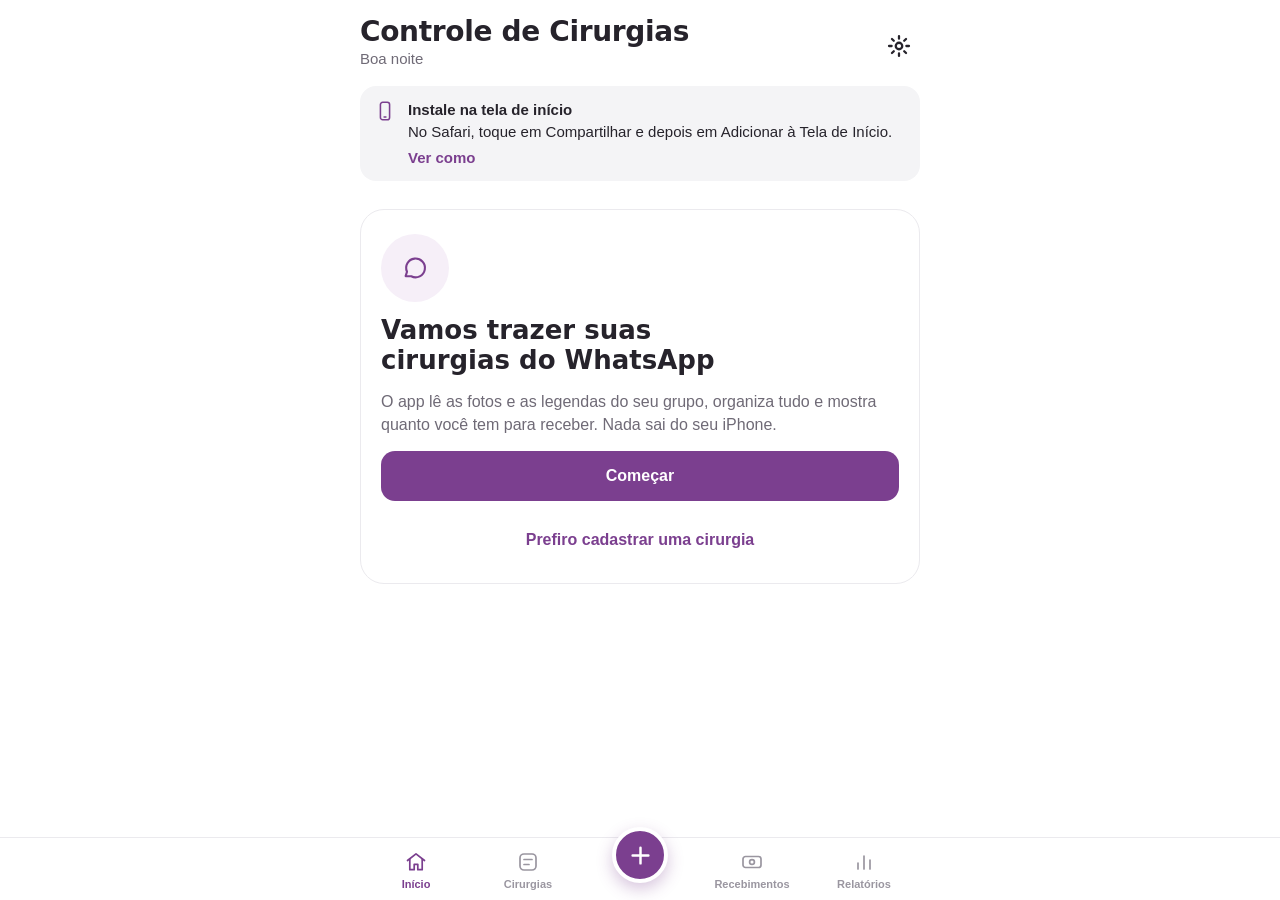
<file: index.html>
<!doctype html>
<html lang="pt-BR">
<head>
<meta charset="utf-8">
<!-- Regra de segurança: o app só carrega o que vem do próprio endereço e não se conecta a nenhum outro site.
     Fotos aparecem por blob: (guardadas no aparelho) e ícones por data:. Estilos na própria página são permitidos;
     eles não conseguem buscar nada fora daqui, porque imagens e fontes também ficam presas ao próprio endereço. -->
<meta http-equiv="Content-Security-Policy" content="default-src 'self'; script-src 'self'; style-src 'self' 'unsafe-inline'; img-src 'self' blob: data:; font-src 'self'; connect-src 'self'; media-src 'self' blob:; worker-src 'self'; manifest-src 'self'; frame-src 'none'; object-src 'none'; base-uri 'none'; form-action 'self'">
<meta name="viewport" content="width=device-width, initial-scale=1, viewport-fit=cover">
<title>Controle de Cirurgias</title>
<meta name="description" content="Registro pessoal de cirurgias e valores a receber. Os dados ficam só neste aparelho.">
<meta name="apple-mobile-web-app-capable" content="yes">
<meta name="mobile-web-app-capable" content="yes">
<meta name="apple-mobile-web-app-status-bar-style" content="default">
<meta name="apple-mobile-web-app-title" content="Cirurgias">
<meta name="format-detection" content="telephone=no">
<meta name="color-scheme" content="light">
<meta name="theme-color" content="#ffffff">
<link rel="manifest" href="manifest.webmanifest">
<link rel="apple-touch-icon" href="icon-180.png">
<link rel="icon" type="image/png" href="icon-192.png">
<link rel="stylesheet" href="style.css">
</head>
<body>
<header class="topbar">
  <div class="topbar-in">
    <h1 id="title">Controle de Cirurgias</h1>
    <div id="top-actions" class="row"></div>
  </div>
</header>
<main id="main" class="main"></main>
<nav class="tabbar" id="tabbar" aria-label="Seções"></nav>
<div id="sheets"></div>
<div id="toast" class="toast" role="status" aria-live="polite" hidden></div>
<input type="file" id="file-in" hidden accept=".zip,.txt,.xlsx,.json,application/zip,text/plain,application/json,application/vnd.openxmlformats-officedocument.spreadsheetml.sheet">
<input type="file" id="photo-in" hidden accept="image/*" multiple>
<!-- APP_MODE: sem nada aqui, o app roda normal; a prévia do Claude define 'preview' (cirurgias de exemplo, nada salvo). -->
<script src="core.js"></script>
<script src="ui.js"></script>
</body>
</html>
</file>
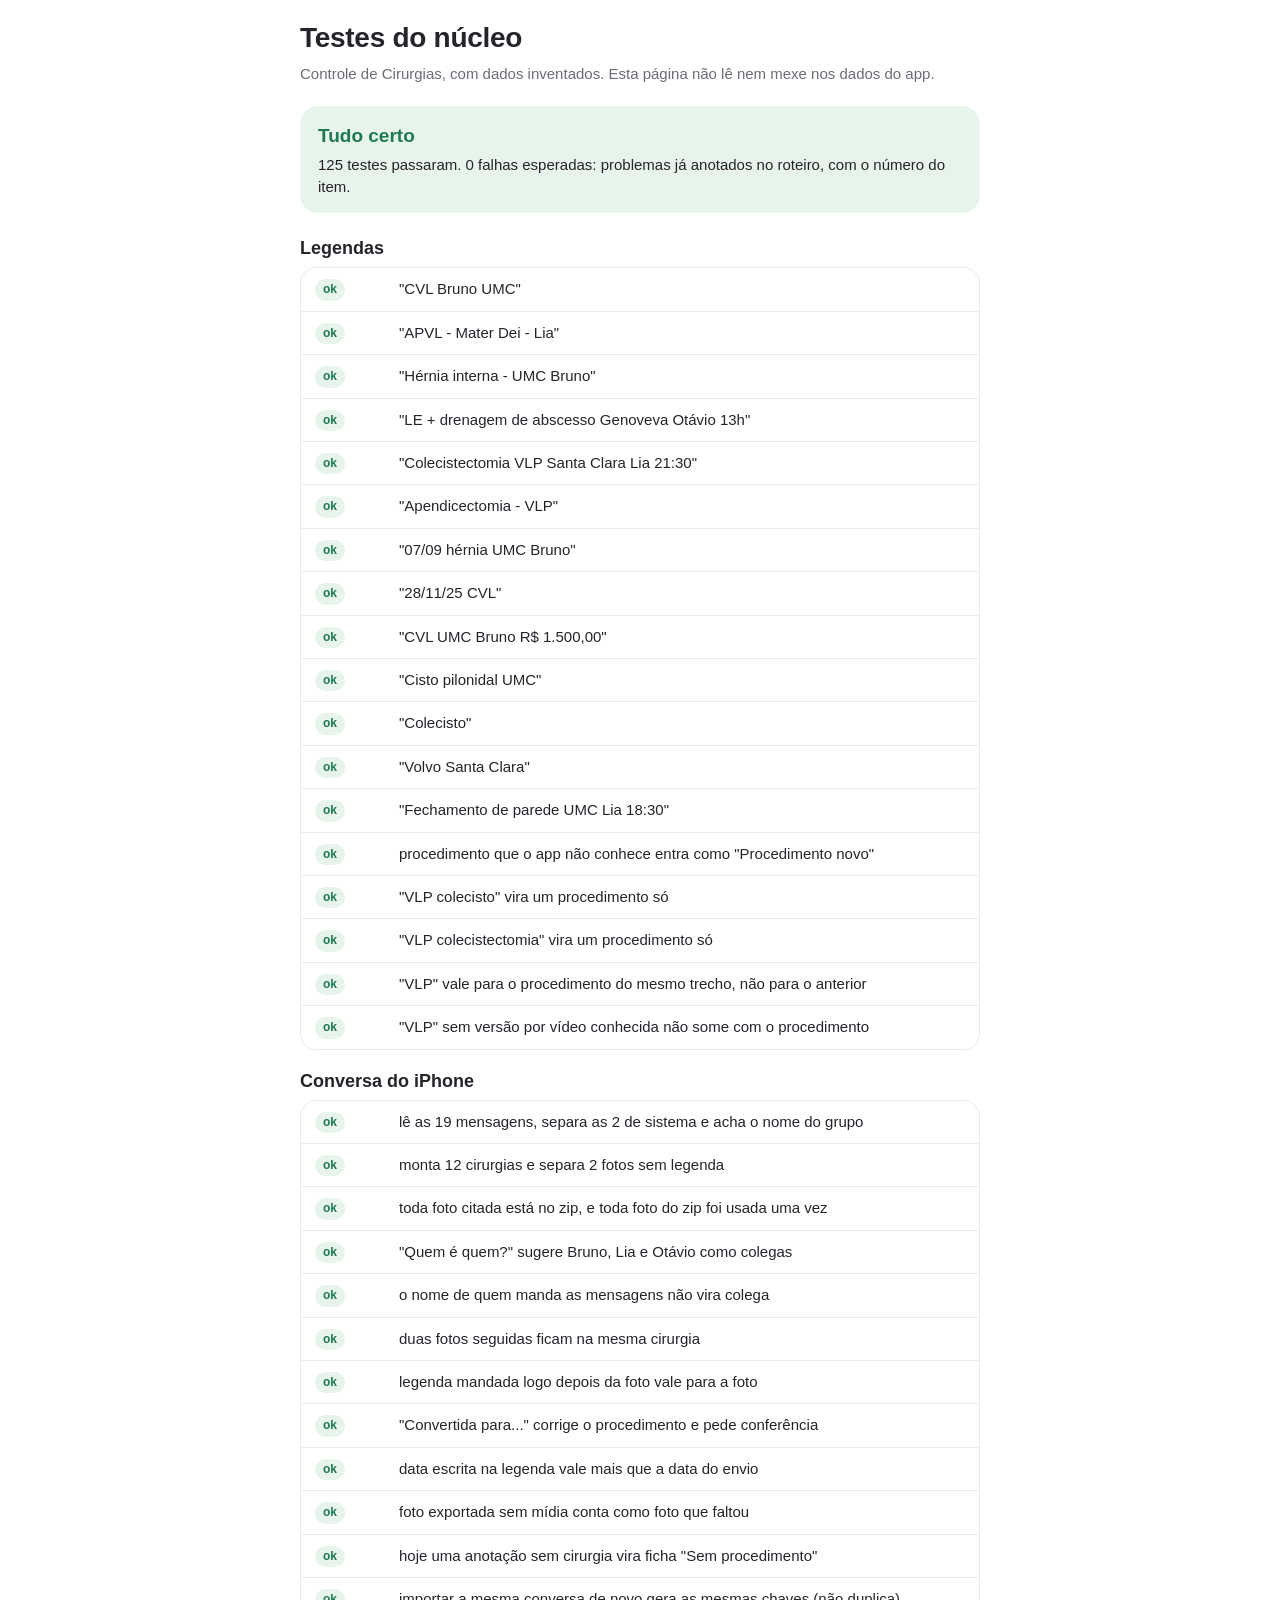
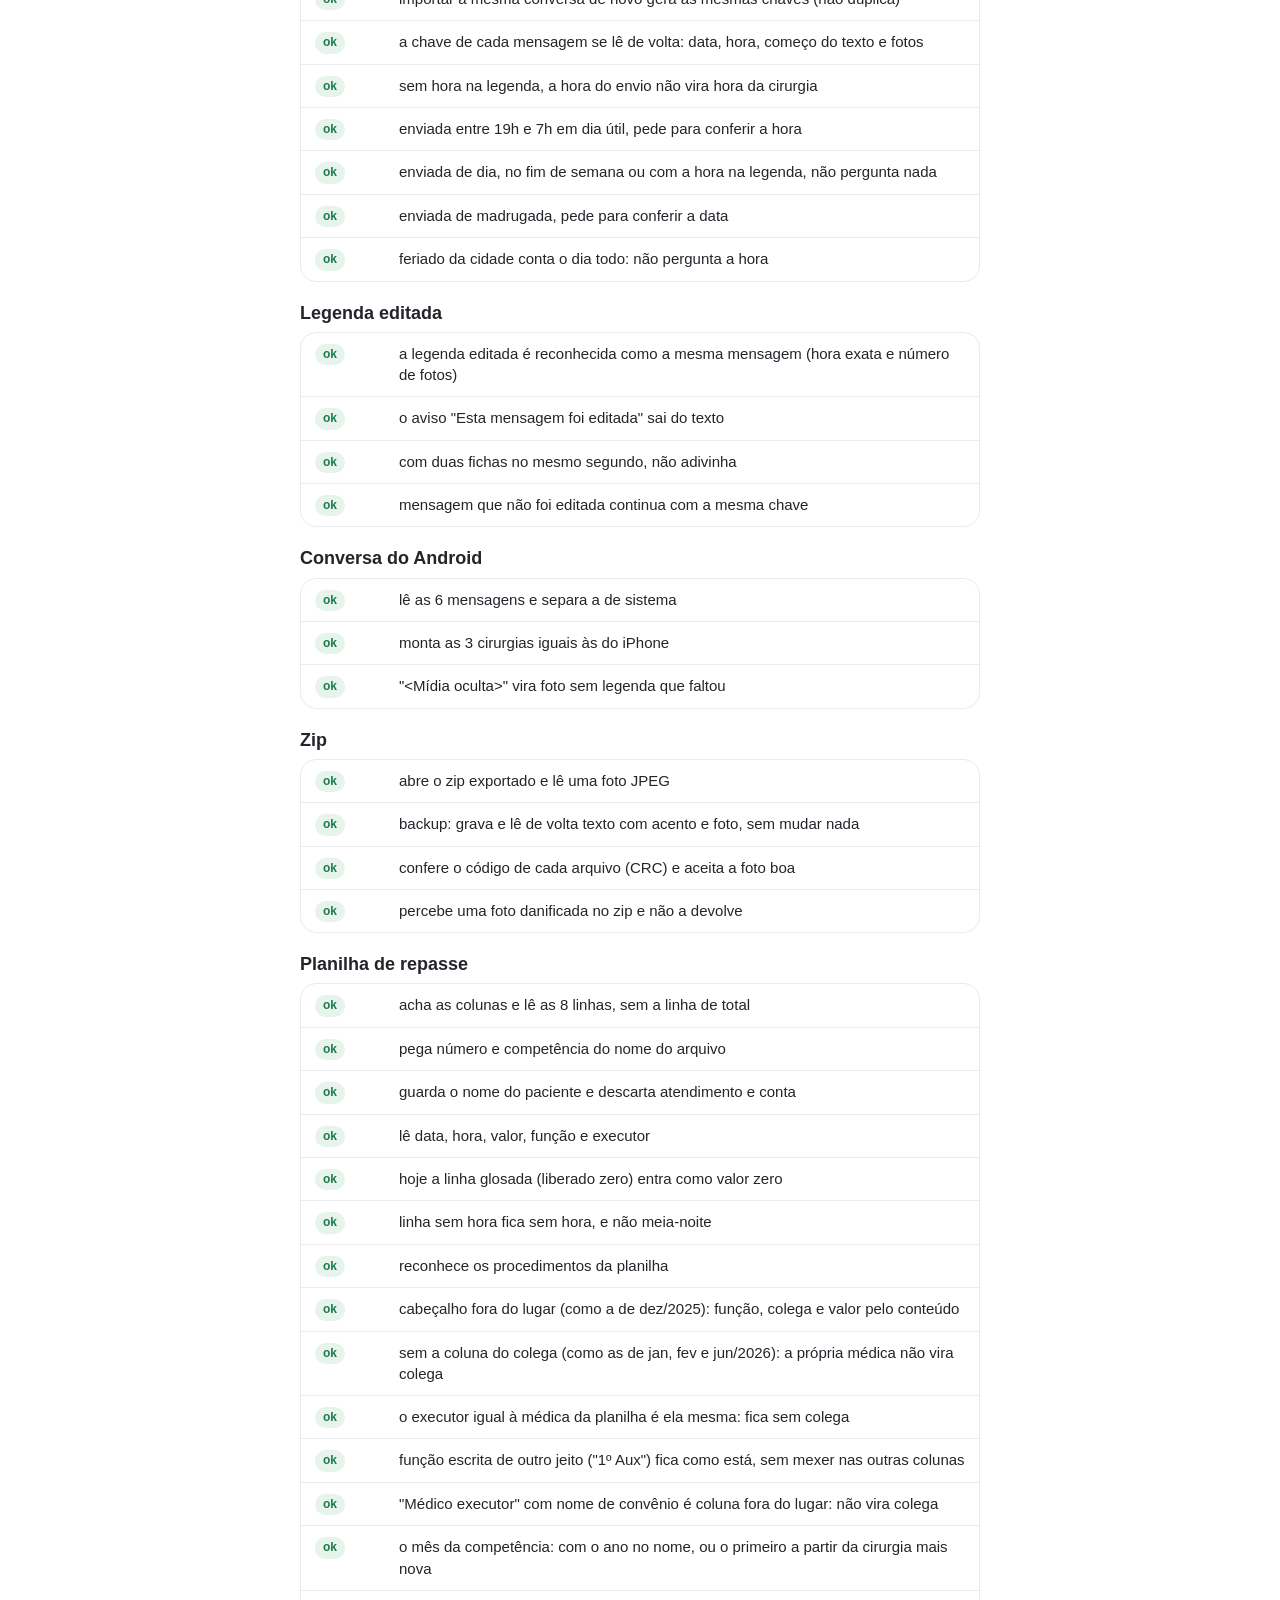
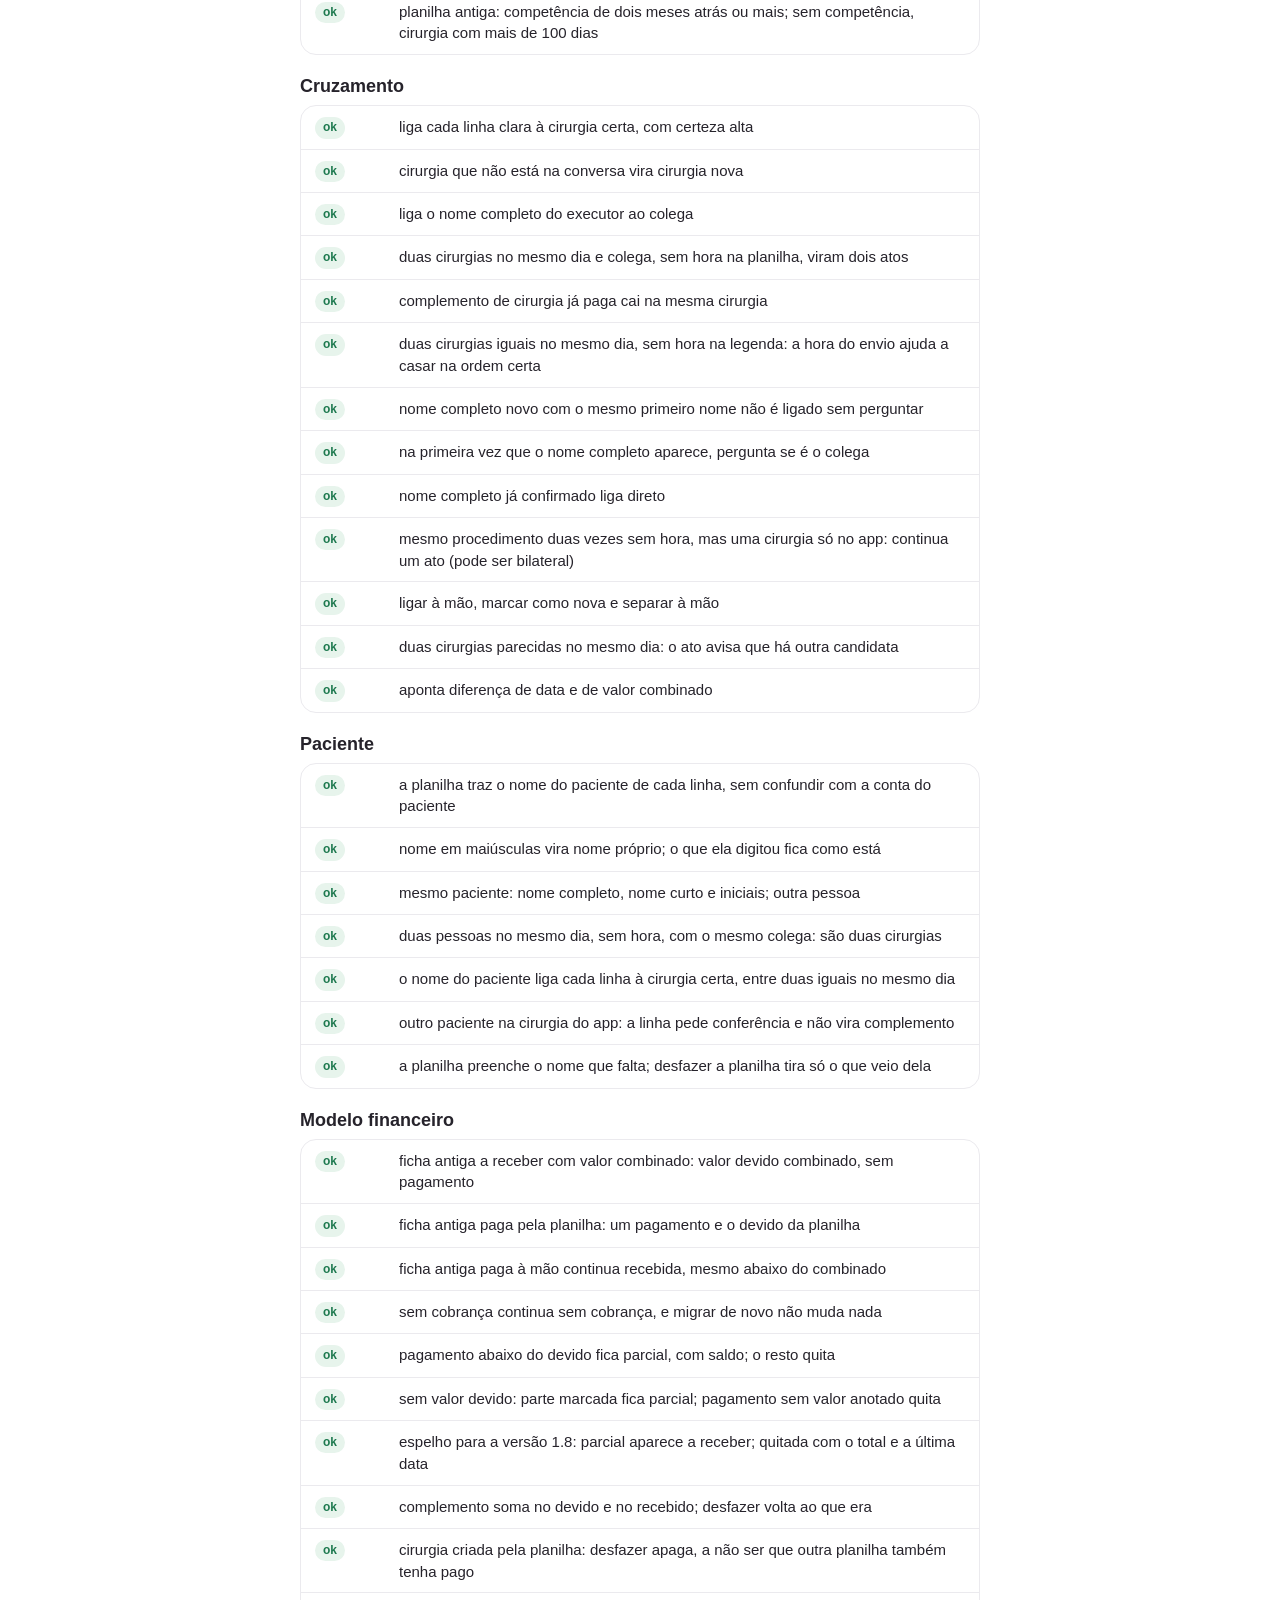
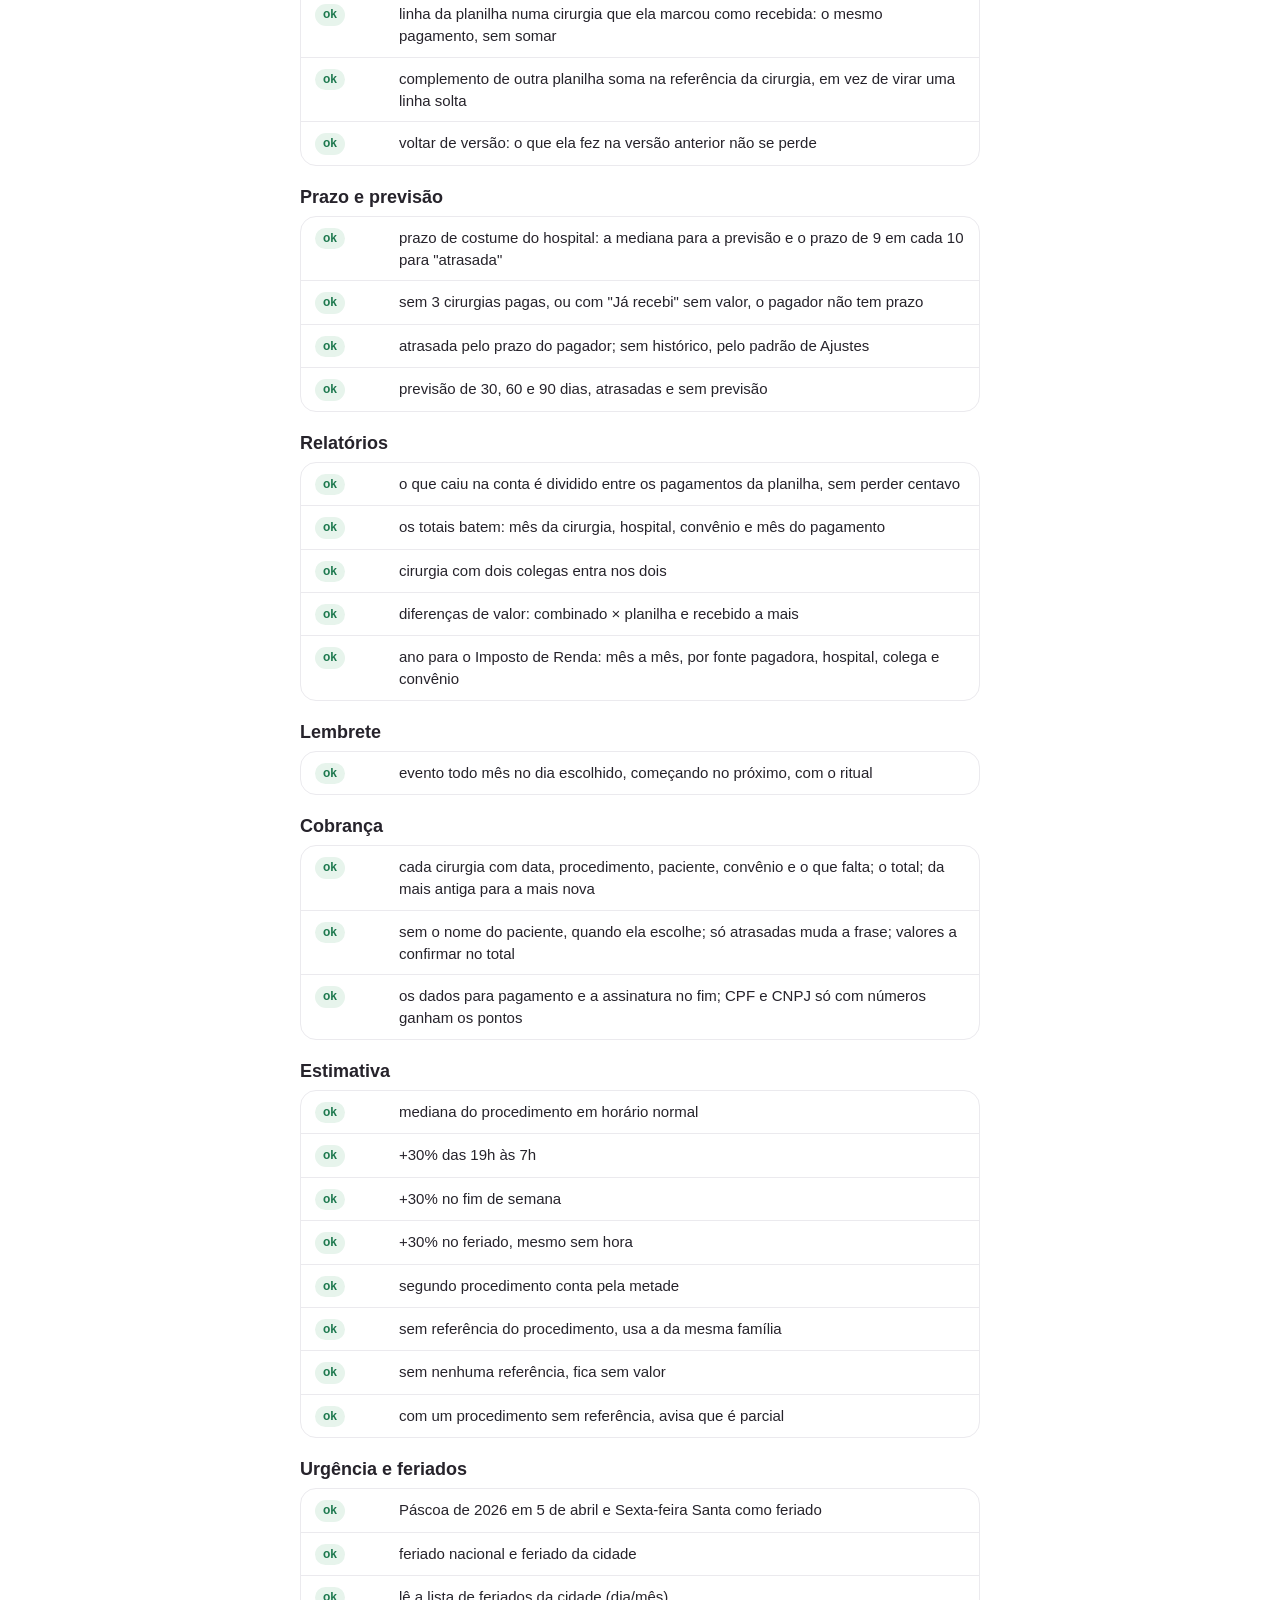
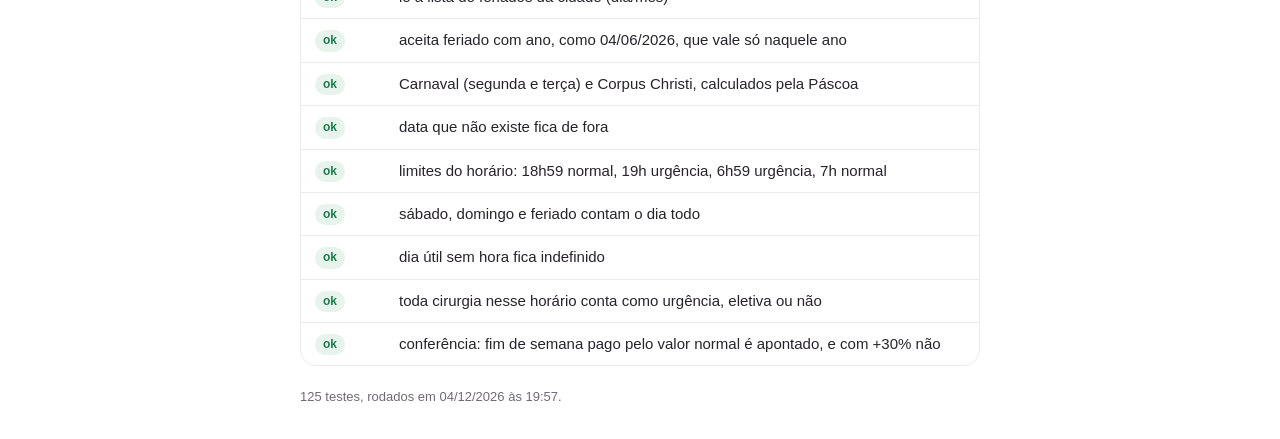
<file: testes/index.html>
<!doctype html>
<html lang="pt-BR">
<head>
<meta charset="utf-8">
<!-- a mesma regra do app: só o próprio endereço, nenhum outro site -->
<meta http-equiv="Content-Security-Policy" content="default-src 'self'; script-src 'self'; style-src 'self' 'unsafe-inline'; img-src 'self' blob: data:; connect-src 'self'; object-src 'none'; base-uri 'none'; form-action 'none'">
<meta name="viewport" content="width=device-width, initial-scale=1, viewport-fit=cover">
<meta name="color-scheme" content="light">
<meta name="robots" content="noindex">
<title>Testes do Controle de Cirurgias</title>
<link rel="stylesheet" href="pagina.css">
</head>
<body>
<main>
  <header>
    <h1>Testes do núcleo</h1>
    <p class="sub">Controle de Cirurgias, com dados inventados. Esta página não lê nem mexe nos dados do app.</p>
  </header>
  <section id="resumo" class="resumo rodando" aria-live="polite">
    <b>Rodando os testes…</b>
  </section>
  <section id="lista" class="lista"></section>
  <p id="rodape" class="rodape"></p>
</main>
<script src="../core.js"></script>
<script src="nucleo.test.js"></script>
<script src="pagina.js"></script>
</body>
</html>
</file>
<file: style.css>
/* Controle de Cirurgias — sempre claro. Uma cor de destaque escolhida por ela; o resto é branco, cinza bem claro e tinta.
   Títulos, valores e dias em SF Pro Rounded (a letra arredondada do iPhone); texto em SF Pro.
   Sem sombras: as partes se separam por espaço, filetes e um tom claro. Só o valor a receber ganha um cartão colorido,
   com uma linha de sutura separando o que falta receber do que já entrou no mês. */
:root {
  color-scheme: light;
  --bg: #ffffff;
  --surface: #ffffff;
  --fill: #f4f4f6;
  --fill-2: #ebebef;
  --line: #ebeaee;
  --ink: #26232b;
  --muted: #6f6a76;
  --faint: #a29ea8;
  --accent: #7b3f8f;
  --accent-deep: #5a2b69;
  --accent-soft: #f6eff8;
  --accent-ink: #ffffff;
  --ok: #1f7a50;
  --ok-soft: #e7f4ec;
  --warn: #9a5f0c;
  --warn-soft: #fcf2e0;
  --danger: #bf3b36;
  --danger-soft: #fcecea;
  --night: #4b55a6;
  --night-soft: #eef0fb;
  --on-danger: #ffffff;
  --scrim: rgba(28, 24, 32, .36);
  /* só letras do próprio aparelho: o app não baixa fonte de nenhum site (no iPhone, ui-rounded é a SF Pro Rounded) */
  --font-display: ui-rounded, "SF Pro Rounded", -apple-system, BlinkMacSystemFont, system-ui, sans-serif;
  --font-ui: -apple-system, BlinkMacSystemFont, "SF Pro Text", "Segoe UI", Roboto, "Helvetica Neue", Arial, sans-serif;
  --tabbar-h: 62px;
  --gut: max(16px, env(safe-area-inset-left, 0px));
  --gut-r: max(16px, env(safe-area-inset-right, 0px));
}
/* cores de destaque */
:root[data-tema="rose"]     { --accent: #b0466e; --accent-deep: #87304f; --accent-soft: #fbeef3; }
:root[data-tema="vinho"]    { --accent: #8b2e46; --accent-deep: #6a1f33; --accent-soft: #f8edf0; }
:root[data-tema="lavanda"]  { --accent: #6a58b6; --accent-deep: #4c3c92; --accent-soft: #f1eefa; }
:root[data-tema="azul"]     { --accent: #2d66b5; --accent-deep: #1d4c8c; --accent-soft: #edf3fc; }
:root[data-tema="marinho"]  { --accent: #243f72; --accent-deep: #182d54; --accent-soft: #eef1f8; }
:root[data-tema="petroleo"] { --accent: #12706f; --accent-deep: #0b5251; --accent-soft: #e8f4f3; }
:root[data-tema="salvia"]   { --accent: #4a7960; --accent-deep: #345c47; --accent-soft: #eef5f0; }
:root[data-tema="caramelo"] { --accent: #96663a; --accent-deep: #724b26; --accent-soft: #f8f1ea; }
:root[data-tema="grafite"]  { --accent: #434a56; --accent-deep: #2d333c; --accent-soft: #f1f2f4; }

[hidden] { display: none !important; }
* { box-sizing: border-box; -webkit-tap-highlight-color: transparent; }
html { -webkit-text-size-adjust: 100%; background: var(--bg); }
body {
  margin: 0; background: var(--bg); color: var(--ink); font: 1rem/1.45 var(--font-ui); -webkit-font-smoothing: antialiased;
  padding-left: var(--gut); padding-right: var(--gut-r);
  padding-block: 0 calc(var(--tabbar-h) + 34px + env(safe-area-inset-bottom, 0px));
}
body::before { content: ""; position: fixed; inset: 0 0 auto; height: env(safe-area-inset-top, 0px); z-index: 10; background: var(--bg); }
html.sheet-open body { overflow: hidden; }
button, input, select, textarea { font: inherit; color: inherit; }
button { cursor: pointer; }
button:disabled { cursor: default; }
:focus-visible { outline: 2px solid var(--accent); outline-offset: 2px; border-radius: 6px; }
h1, h2, h3 { text-wrap: balance; margin: 0; font-weight: 700; }
p { margin: 0; }
.num { font-variant-numeric: tabular-nums lining-nums; }
.muted { color: var(--muted); }
.small { font-size: 0.875rem; }
.ic { width: 22px; height: 22px; stroke: currentColor; fill: none; stroke-width: 1.7; stroke-linecap: round; stroke-linejoin: round; flex: none; }
.ic.sm { width: 17px; height: 17px; }

/* título */
.topbar { position: sticky; top: env(safe-area-inset-top, 0px); z-index: 5; background: var(--bg);
  margin-inline: calc(-1 * var(--gut)) calc(-1 * var(--gut-r)); padding-inline: var(--gut) var(--gut-r); transition: box-shadow .2s; }
html.scrolled .topbar { box-shadow: 0 1px 0 var(--line); }
.topbar-in { max-width: 560px; margin: 0 auto; display: flex; align-items: flex-end; gap: 10px; padding-block: 16px 12px; }
.topbar h1 { flex: 1; min-width: 0; font-family: var(--font-display); font-size: 1.75rem; font-weight: 700; letter-spacing: -.012em; line-height: 1.12; }
.topbar .sub { display: block; font-family: var(--font-ui); font-size: 0.9375rem; font-weight: 400; color: var(--muted); margin-top: 4px; letter-spacing: 0; }
.main { max-width: 560px; margin: 0 auto; display: flex; flex-direction: column; gap: 28px; padding-top: 6px; }

/* valor a receber */
.hero { background: var(--accent-soft); color: var(--ink); border-radius: 24px; padding: 18px 20px 16px; display: flex; flex-direction: column; gap: 2px; text-align: left; border: 0; width: 100%; }
.hero .label { font-size: 0.9375rem; font-weight: 600; color: var(--accent-deep); }
.hero .big { font-family: var(--font-display); color: var(--accent-deep); font-variant-numeric: lining-nums; font-size: clamp(40px, 12vw, 48px); font-weight: 700; letter-spacing: -.02em; line-height: 1.08; margin-block: 2px 4px; }
.hero .big .cur { font-size: .46em; font-weight: 600; margin-right: 6px; letter-spacing: 0; }
.hero .big .cents { font-size: .5em; font-weight: 600; opacity: .75; letter-spacing: 0; }
.hero .big .unit { font-size: .46em; font-weight: 600; margin-left: 9px; letter-spacing: 0; }
.hero .big.txt { font-size: clamp(32px, 9.5vw, 40px); letter-spacing: -.01em; }
.hero .sub { font-size: 0.875rem; color: var(--muted); line-height: 1.4; }
.hero .sub > span { display: block; }
.stitch { display: block; height: 10px; margin: 14px 0 10px; background: color-mix(in srgb, var(--accent) 42%, transparent);
  -webkit-mask: url("data:image/svg+xml,%3Csvg xmlns='http://www.w3.org/2000/svg' width='18' height='10' viewBox='0 0 18 10'%3E%3Cpath d='M0 5.5H18' stroke='black' stroke-width='1.1'/%3E%3Cpath d='M6.6 1.8 11.4 9' stroke='black' stroke-width='1.6' stroke-linecap='round'/%3E%3C/svg%3E") repeat-x left center / 18px 10px;
  mask: url("data:image/svg+xml,%3Csvg xmlns='http://www.w3.org/2000/svg' width='18' height='10' viewBox='0 0 18 10'%3E%3Cpath d='M0 5.5H18' stroke='black' stroke-width='1.1'/%3E%3Cpath d='M6.6 1.8 11.4 9' stroke='black' stroke-width='1.6' stroke-linecap='round'/%3E%3C/svg%3E") repeat-x left center / 18px 10px; }
.hero .strip { display: flex; justify-content: space-between; align-items: baseline; gap: 10px; font-size: 0.9375rem; color: var(--ink); }
.hero .strip b { font-family: var(--font-display); font-weight: 700; font-size: 1.0625rem; font-variant-numeric: lining-nums; white-space: nowrap; color: var(--accent-deep); }

/* seções */
.sec { display: flex; flex-direction: column; gap: 6px; scroll-margin-top: calc(84px + env(safe-area-inset-top, 0px)); }
.sec-h { display: flex; justify-content: space-between; align-items: baseline; gap: 10px; padding-bottom: 2px; }
.sec-h h2 { font-family: var(--font-display); font-size: 1.25rem; font-weight: 700; letter-spacing: -.005em; }
.sec-h h2.sm { font-size: 1.125rem; }
.sec-h button { border: 0; background: none; color: var(--accent); font-weight: 600; font-size: 0.9375rem; padding: 4px 0; }
.note { font-size: 0.875rem; color: var(--muted); }

/* listas: linhas soltas, separadas por filetes */
.group { display: flex; flex-direction: column; }
.group > * { position: relative; }
.group > * + *::before { content: ""; position: absolute; top: 0; right: 0; left: 46px; height: 1px; background: var(--line); }
.group.flat > * + *::before, .group.info > * + *::before { left: 0; }
.group.boxed { border: 1px solid var(--line); border-radius: 18px; padding-inline: 14px; }
.row { display: flex; gap: 10px; align-items: center; }
.row > * { min-width: 0; }
.rowbtn { display: flex; align-items: center; gap: 12px; width: 100%; padding: 12px 0; border: 0; background: none; text-align: left; position: relative; color: var(--ink); min-height: 58px; font-size: 1rem; }
button.rowbtn:active, button.ritem:active, .trow:active { opacity: .55; }
.rowbtn .t { flex: 1; min-width: 0; line-height: 1.3; }
.rowbtn .t small { display: block; font-size: 0.875rem; color: var(--muted); margin-top: 2px; }
.rowbtn .v { text-align: right; font-variant-numeric: tabular-nums; white-space: nowrap; font-weight: 600; }
.rowbtn .v small { display: block; font-size: 0.8125rem; color: var(--muted); font-weight: 400; }
.rowbtn.danger { color: var(--danger); }
.chev { width: 17px; height: 17px; color: var(--faint); }
.bubble { width: 34px; height: 34px; border-radius: 10px; display: grid; place-items: center; flex: none; background: var(--accent-soft); color: var(--accent); }
.bubble .ic { width: 19px; height: 19px; }
.bubble.ok { background: var(--ok-soft); color: var(--ok); }
.bubble.warn { background: var(--warn-soft); color: var(--warn); }
.bubble.danger { background: var(--danger-soft); color: var(--danger); }
.bubble.night { background: var(--night-soft); color: var(--night); }
.bubble.plain { background: var(--fill); color: var(--muted); }
.avatar { width: 34px; height: 34px; border-radius: 50%; display: grid; place-items: center; flex: none; background: var(--accent-soft); color: var(--accent-deep); font-weight: 700; font-size: 0.8125rem; font-family: var(--font-display); }

/* pendências (Início) */
.todo { display: flex; flex-direction: column; gap: 8px; }
.todo .rowbtn { border-radius: 16px; padding: 12px 14px; min-height: 0; background: var(--fill); }
.todo .rowbtn.warn { background: var(--warn-soft); }
.todo .rowbtn.accent { background: var(--accent-soft); }
.todo .rowbtn .bubble { background: #fff; width: 32px; height: 32px; }

/* cirurgias, no jeito de extrato */
.ritem { display: grid; grid-template-columns: 34px minmax(0, 1fr) auto; gap: 12px; align-items: center; padding: 11px 0; width: 100%; border: 0; background: none; text-align: left; position: relative; color: var(--ink); }
.ritem[aria-pressed="true"]::after { content: ""; position: absolute; inset: 3px -8px; border-radius: 12px; background: var(--accent-soft); z-index: -1; }
.ritem[aria-pressed="true"] .dbadge .d { color: var(--accent); }
.dbadge { width: 34px; display: flex; flex-direction: column; align-items: center; line-height: 1; color: var(--ink); }
.dbadge .d { font-family: var(--font-display); font-size: 1.3125rem; font-weight: 700; font-variant-numeric: lining-nums tabular-nums; }
.dbadge .m { font-size: 0.75rem; font-weight: 600; margin-top: 4px; color: var(--muted); }
.rmain { min-width: 0; display: flex; flex-direction: column; gap: 2px; }
.rmain .p { font-weight: 600; font-size: 1rem; line-height: 1.28; display: -webkit-box; -webkit-line-clamp: 2; -webkit-box-orient: vertical; overflow: hidden; }
.rmain .m { font-size: 0.875rem; color: var(--muted); display: flex; align-items: center; gap: 0 8px; min-width: 0; white-space: nowrap; }
.rmain .m .w { overflow: hidden; text-overflow: ellipsis; min-width: 0; }
.rmain .m .x { display: inline-flex; align-items: center; gap: 3px; flex: none; }
.rmain .m .ic { width: 14px; height: 14px; }
.rmain .m .moon { color: var(--night); }
.rside { display: flex; flex-direction: column; align-items: flex-end; gap: 3px; text-align: right; }
.rside .val { font-weight: 600; font-size: 1rem; font-variant-numeric: tabular-nums; white-space: nowrap; }
.rside .val.aprox { color: var(--muted); font-weight: 500; }
.st { display: inline-flex; align-items: center; gap: 5px; font-size: 0.8125rem; font-weight: 600; color: var(--muted); white-space: nowrap; }
.st.ok { color: var(--ok); } .st.danger { color: var(--danger); } .st.warn { color: var(--warn); } .st.accent { color: var(--muted); font-weight: 500; } .st.plain { color: var(--faint); }
.month-h { display: flex; justify-content: space-between; align-items: baseline; gap: 8px; padding-top: 8px; }
.month-h h3 { font-family: var(--font-display); font-size: 1.125rem; font-weight: 700; }
.month-h span { font-size: 0.875rem; color: var(--muted); }
.empty { text-align: center; padding: 28px 16px; color: var(--muted); display: flex; flex-direction: column; gap: 12px; align-items: center; }
.halo { width: 68px; height: 68px; border-radius: 50%; display: grid; place-items: center; background: var(--accent-soft); color: var(--accent); flex: none; }
.halo .ic { width: 30px; height: 30px; }
.empty h2 { font-family: var(--font-display); font-size: 1.5rem; color: var(--ink); }

/* boas-vindas */
.welcome { border: 1px solid var(--line); border-radius: 24px; padding: 24px 20px 18px; display: flex; flex-direction: column; gap: 14px; }
.welcome h2 { font-family: var(--font-display); font-size: 1.625rem; line-height: 1.15; }
.welcome p { color: var(--muted); font-size: 1rem; }

/* busca e filtros */
.search { display: flex; align-items: center; gap: 10px; background: var(--fill); border-radius: 12px; padding: 0 12px; min-height: 44px; }
.search .ic { color: var(--faint); width: 19px; height: 19px; }
.search input[type="search"] { border: 0; outline: 0; background: none; flex: 1; min-width: 0; font-size: 1rem; padding: 10px 0; min-height: 0; border-radius: 0; -webkit-appearance: none; appearance: none; box-shadow: none; }
.toolbar { display: flex; gap: 8px; align-items: center; }
.chips { display: flex; gap: 8px; overflow-x: auto; scrollbar-width: none; flex: 1; min-width: 0; padding: 2px; margin: -2px; }
.chips::-webkit-scrollbar { display: none; }
.chip { flex: none; border: 0; background: var(--fill); padding: 8px 14px; border-radius: 999px; font-size: 0.9375rem; font-weight: 500; color: var(--ink); white-space: nowrap; }
.chip[aria-pressed="true"] { background: var(--accent); color: var(--accent-ink); }
.chip .n { opacity: .65; margin-left: 5px; font-variant-numeric: tabular-nums; }
.iconchip { flex: none; width: 40px; height: 40px; border-radius: 50%; border: 0; background: var(--fill); display: grid; place-items: center; color: var(--ink); position: relative; }
.iconchip .dot { position: absolute; top: 7px; right: 7px; width: 9px; height: 9px; border-radius: 50%; background: var(--accent); border: 2px solid var(--fill); }
.selbar { position: sticky; top: calc(84px + env(safe-area-inset-top, 0px)); z-index: 4; display: flex; gap: 8px; align-items: center; background: var(--ink); color: #fff; border-radius: 16px; padding: 8px 8px 8px 16px; font-size: 0.9375rem; font-weight: 500; }
.selbar span { flex: 1; }
.selbar .btn { min-height: 38px; padding: 6px 12px; font-size: 0.875rem; background: #fff; color: var(--ink); }

/* botões */
.btn { display: inline-flex; align-items: center; justify-content: center; gap: 8px; border: 0; background: var(--fill); color: var(--ink);
  padding: 13px 18px; border-radius: 14px; font-weight: 600; font-size: 1rem; min-height: 50px; text-align: center; line-height: 1.2; }
.btn:active:not(:disabled) { filter: brightness(.94); }
.btn.primary { background: var(--accent); color: var(--accent-ink); }
.btn.soft { background: var(--accent-soft); color: var(--accent-deep); }
.btn.danger { background: var(--danger); color: var(--on-danger); }
.btn.ghost { background: none; color: var(--accent); }
.btn.sm { min-height: 40px; padding: 8px 14px; font-size: 0.9375rem; border-radius: 12px; }
.btn.block { width: 100%; }
.btn:disabled { opacity: .4; }
.link { border: 0; background: none; color: var(--accent); font-weight: 600; font-size: 0.9375rem; padding: 8px 0; text-align: left; }
.link.danger { color: var(--danger); }
.btnrow { display: flex; gap: 10px; }
.btnrow .btn { flex: 1; }

/* abas e botão + */
.tabbar { position: fixed; left: 0; right: 0; bottom: 0; z-index: 6; background: rgba(255, 255, 255, .94);
  -webkit-backdrop-filter: saturate(180%) blur(16px); backdrop-filter: saturate(180%) blur(16px); border-top: 1px solid var(--line);
  padding: 3px max(8px, env(safe-area-inset-right, 0px)) calc(3px + env(safe-area-inset-bottom, 0px)) max(8px, env(safe-area-inset-left, 0px)); }
.tabbar-in { max-width: 560px; margin: 0 auto; display: grid; grid-template-columns: repeat(5, 1fr); align-items: end; }
.tab { border: 0; background: none; display: flex; flex-direction: column; align-items: center; gap: 3px; padding: 6px 0 4px; font-size: 11px; font-weight: 600; color: #9a96a0; min-height: 50px; position: relative; }   /* como no iPhone, a barra de baixo não cresce com o tamanho do texto */
.tab .ic { width: 24px; height: 24px; }
.tab[aria-current="page"] { color: var(--accent); }
.tab .badge { position: absolute; top: 5px; left: calc(50% + 7px); width: 9px; height: 9px; border-radius: 50%; background: var(--danger); border: 2px solid #fff; }
.fab { justify-self: center; width: 56px; height: 56px; border-radius: 50%; border: 4px solid #fff; background: var(--accent); color: var(--accent-ink); display: grid; place-items: center; transform: translateY(-14px);
  box-shadow: 0 6px 16px color-mix(in srgb, var(--accent) 30%, transparent); }
.fab .ic { width: 27px; height: 27px; stroke-width: 2.2; }

/* menu de baixo (ações) */
.as-wrap { position: fixed; inset: 0; z-index: 70; background: var(--scrim); display: flex; align-items: flex-end; justify-content: center; opacity: 0; transition: opacity .22s ease; }
.as-wrap.open { opacity: 1; }
.as { width: 100%; max-width: 560px; background: #fff; border-radius: 24px 24px 0 0; display: flex; flex-direction: column; gap: 2px;
  padding: 10px max(16px, env(safe-area-inset-right, 0px)) calc(16px + env(safe-area-inset-bottom, 0px)) max(16px, env(safe-area-inset-left, 0px));
  transform: translateY(100%); transition: transform .28s cubic-bezier(.2, .8, .2, 1); }
.as-wrap.open .as { transform: none; }
.as .grab { width: 36px; height: 5px; border-radius: 3px; background: var(--fill-2); margin: 0 auto 10px; }
.as h3 { font-family: var(--font-display); font-size: 1.3125rem; padding: 2px 4px 8px; }
.as .opt { display: flex; gap: 14px; align-items: center; padding: 10px 4px; border: 0; background: none; width: 100%; text-align: left; border-radius: 14px; color: var(--ink); font-size: 1rem; }
.as .opt:active { background: var(--fill); }
.as .opt .bubble { width: 44px; height: 44px; border-radius: 13px; }
.as .opt .bubble .ic { width: 22px; height: 22px; }
.as .opt .t { flex: 1; min-width: 0; font-weight: 600; line-height: 1.3; }
.as .opt .t small { display: block; font-weight: 400; font-size: 0.875rem; color: var(--muted); }
.as .cancel { margin-top: 8px; }

/* telas por cima */
.sheet { position: fixed; inset: 0; z-index: 30; background: var(--bg); display: flex; flex-direction: column; transform: translateY(100%); transition: transform .3s cubic-bezier(.2, .8, .2, 1); }
.sheet.open { transform: none; }
.sheet.closing { transform: translateY(100%); }
.sheet-head { display: grid; grid-template-columns: minmax(0, 1fr) auto minmax(0, 1fr); align-items: center; gap: 8px; background: var(--bg);
  padding: calc(6px + env(safe-area-inset-top, 0px)) max(8px, env(safe-area-inset-right, 0px)) 6px max(8px, env(safe-area-inset-left, 0px)); }
/* alça no topo: arrastar para baixo fecha */
.sheet-head { position: relative; touch-action: none; }
.sheet-head::before { content: ""; position: absolute; top: calc(3px + env(safe-area-inset-top, 0px)); left: 50%; width: 36px; height: 4px; margin-left: -18px; border-radius: 2px; background: var(--fill-2); }
.sheet-head h2 { font-size: 1.0625rem; font-weight: 600; text-align: center; white-space: nowrap; overflow: hidden; text-overflow: ellipsis; max-width: 56vw; }
.sheet-head .l { justify-self: start; } .sheet-head .r { justify-self: end; }
.navbtn { border: 0; background: none; color: var(--accent); font-size: 1.0625rem; display: inline-flex; align-items: center; gap: 2px; padding: 8px; min-height: 44px; }
/* Ajustes: ícone no topo do Início, com a bolinha do backup; em Ajustes, "Início" para voltar */
.navbtn.gear { position: relative; color: var(--ink); }
.navbtn.gear .ic { width: 26px; height: 26px; }
.navbtn.gear .badge { position: absolute; top: 9px; right: 6px; width: 10px; height: 10px; border-radius: 50%; background: var(--danger); border: 2px solid var(--bg); }
.topbar h1 .voltar { display: flex; margin: 0 0 2px -8px; min-height: 36px; padding-block: 4px; font-family: var(--font-ui); font-size: 1.0625rem; font-weight: 400; letter-spacing: 0; }
.navbtn .ic { width: 22px; height: 22px; stroke-width: 2.1; }
.navbtn.strong { font-weight: 600; }
.sheet-body { flex: 1; overflow-y: auto; overscroll-behavior: contain; -webkit-overflow-scrolling: touch; padding-block: 6px 32px; padding-left: var(--gut); padding-right: var(--gut-r); }
.sheet-body > .inner { max-width: 560px; margin: 0 auto; display: flex; flex-direction: column; gap: 22px; }
.sheet-foot { background: var(--bg); padding: 10px var(--gut-r) calc(12px + env(safe-area-inset-bottom, 0px)) var(--gut); border-top: 1px solid var(--line); }
.sheet-foot > .inner { max-width: 560px; margin: 0 auto; display: flex; gap: 10px; }
.sheet-foot .btn { flex: 1; }
.lead { font-size: 1.0625rem; line-height: 1.5; }
.lead b { font-weight: 600; }
.bigtitle { font-family: var(--font-display); font-size: 1.6875rem; font-weight: 700; line-height: 1.15; letter-spacing: -.012em; }

/* ficha da cirurgia */
.carousel { display: flex; gap: 10px; overflow-x: auto; scroll-snap-type: x mandatory; scrollbar-width: none; padding-bottom: 2px; }
.carousel::-webkit-scrollbar { display: none; }
.carousel .ph { flex: none; width: 72%; max-width: 320px; aspect-ratio: 4 / 3; border-radius: 18px; overflow: hidden; scroll-snap-align: start; border: 0; padding: 0; background: var(--fill); }
.carousel .ph img { width: 100%; height: 100%; object-fit: cover; display: block; }
.carousel .ph.add { display: flex; flex-direction: column; gap: 6px; align-items: center; justify-content: center; color: var(--accent); background: var(--fill); font-weight: 600; font-size: 0.9375rem; width: 44%; }
.carousel .ph.add.only { width: 100%; max-width: none; aspect-ratio: auto; min-height: 84px; flex-direction: row; gap: 10px; border: 1.5px dashed var(--fill-2); background: none; }
.r-title { font-family: var(--font-display); font-size: 1.5625rem; font-weight: 700; line-height: 1.18; letter-spacing: -.01em; }
.r-sub { color: var(--muted); font-size: 0.9375rem; display: flex; flex-wrap: wrap; gap: 6px 10px; align-items: center; margin-top: 6px; }
.r-note { color: var(--muted); font-size: 0.875rem; margin-top: 4px; }
.tag-night { display: inline-flex; align-items: center; gap: 5px; background: var(--night-soft); color: var(--night); border-radius: 999px; padding: 4px 10px 4px 8px; font-size: 0.8125rem; font-weight: 600; }
.tag-night .ic { width: 15px; height: 15px; }
.info .ir { display: flex; justify-content: space-between; gap: 14px; padding: 13px 0; position: relative; font-size: 1rem; }
.info .ir > span:first-child { color: var(--muted); flex: none; }
.info .ir > span:last-child { text-align: right; min-width: 0; overflow-wrap: anywhere; font-weight: 500; }
.paycard { background: var(--accent-soft); border-radius: 22px; padding: 18px; display: flex; flex-direction: column; gap: 12px; }
.paycard .top { display: flex; justify-content: space-between; align-items: flex-start; gap: 12px; }
.paycard .what { font-size: 0.9375rem; font-weight: 600; color: var(--accent-deep); }
.paycard .amount { font-family: var(--font-display); font-size: 1.875rem; font-weight: 700; font-variant-numeric: lining-nums; line-height: 1.1; color: var(--accent-deep); margin-top: 2px; }
.paycard .amount.aprox, .paycard .amount.txt { color: var(--ink); }
.paycard .amount.txt { font-size: 1.5rem; }
.paycard .hint { font-size: 0.875rem; color: var(--muted); }
.paycard .alert-line { font-size: 0.875rem; color: var(--danger); font-weight: 600; }
.paycard .btn:not(.primary) { background: #fff; }
.paycard.done { background: var(--ok-soft); }
.paycard.done .what, .paycard.done .amount { color: var(--ok); }
.paycard.muted { background: var(--fill); }
/* financeiro da ficha: valor devido, cada pagamento e o saldo */
.paycard .fin { display: flex; flex-direction: column; border-top: 1px solid rgba(0, 0, 0, .07); padding-top: 6px; }
.paycard .fin-row { display: flex; justify-content: space-between; align-items: baseline; gap: 12px; padding: 7px 0; font-size: 0.9375rem; }
.paycard .fin-row .k { color: var(--ink); }
.paycard .fin-row .k small { display: block; color: var(--muted); font-size: 0.8125rem; margin-top: 1px; }
.paycard .fin-row .v { font-weight: 600; font-variant-numeric: tabular-nums; text-align: right; display: flex; flex-direction: column; align-items: flex-end; }
.paycard .fin-row .v .link { padding: 2px 0 0; font-size: 0.875rem; }
.warn-txt { color: var(--warn); }
.checkcard { background: var(--warn-soft); border-radius: 18px; padding: 16px; display: flex; flex-direction: column; gap: 8px; }
.checkcard b { color: var(--warn); font-weight: 700; display: flex; gap: 8px; align-items: center; }
.checkcard .btn:not(.soft) { background: #fff; }
.caption-box { background: var(--fill); border-radius: 16px; padding: 14px 16px; font-size: 0.9375rem; color: var(--muted); white-space: pre-wrap; overflow-wrap: anywhere; }
details.more summary { cursor: pointer; color: var(--accent); font-weight: 600; padding: 4px 0; list-style: none; }
details.more summary::-webkit-details-marker { display: none; }
details.more[open] summary { margin-bottom: 10px; }

/* formulários */
.form { display: flex; flex-direction: column; gap: 20px; }
.field { display: flex; flex-direction: column; gap: 8px; min-width: 0; }
.field > label, .field > .lbl { font-size: 0.9375rem; font-weight: 600; color: var(--ink); }
.field .hint { font-size: 0.875rem; color: var(--muted); }
input[type="text"], input[type="date"], input[type="time"], input[type="number"], input[type="search"], input[type="password"], input:not([type]), select, textarea {
  width: 100%; min-width: 0; background: var(--fill); border: 0; border-radius: 12px; padding: 12px 14px; font-size: 1rem; min-height: 50px; color: var(--ink); box-shadow: inset 0 0 0 1.5px transparent; }
input:focus, select:focus, textarea:focus { outline: none; box-shadow: inset 0 0 0 1.5px var(--accent); background: #fff; }
textarea { min-height: 90px; resize: vertical; line-height: 1.4; }
select { appearance: none; -webkit-appearance: none; background-image: linear-gradient(45deg, transparent 50%, var(--muted) 50%), linear-gradient(135deg, var(--muted) 50%, transparent 50%); background-position: calc(100% - 19px) 52%, calc(100% - 14px) 52%; background-size: 5px 5px; background-repeat: no-repeat; padding-right: 34px; }
input[type="date"], input[type="time"] { -webkit-appearance: none; appearance: none; text-align: left; }
.grid2 { display: grid; grid-template-columns: repeat(2, minmax(0, 1fr)); gap: 10px; }
.qchips { display: flex; flex-wrap: wrap; gap: 8px; }
.qchip { border: 0; background: var(--fill); color: var(--ink); border-radius: 999px; padding: 8px 14px; font-size: 0.9375rem; font-weight: 500; min-height: 40px; max-width: 100%; text-align: left; }
.qchip[aria-pressed="true"] { background: var(--accent); color: var(--accent-ink); }
.qchip .x { margin-left: 6px; opacity: .8; }
.addrow { display: flex; gap: 8px; }
.addrow input { flex: 1; }
.addrow .btn { min-height: 50px; }
.seg { display: grid; grid-auto-flow: column; grid-auto-columns: 1fr; background: var(--fill); border-radius: 12px; padding: 3px; gap: 2px; }
.seg button { border: 0; background: none; border-radius: 9px; padding: 8px 4px; font-size: 0.875rem; font-weight: 500; color: var(--muted); min-height: 36px; white-space: nowrap; }
.seg button[aria-pressed="true"] { background: #fff; color: var(--ink); font-weight: 600; box-shadow: 0 1px 2px rgba(0, 0, 0, .08), 0 0 0 .5px rgba(0, 0, 0, .04); }
.seg.sm button { padding: 5px 10px; font-size: 0.8125rem; min-height: 30px; }
.steps { display: flex; flex-direction: column; gap: 16px; counter-reset: s; padding: 0; margin: 0; list-style: none; }
.steps li { counter-increment: s; display: grid; grid-template-columns: 32px minmax(0, 1fr); gap: 12px; align-items: start; font-size: 1rem; line-height: 1.45; }
.steps li::before { content: counter(s); font-family: var(--font-display); font-weight: 700; font-size: 1rem; width: 30px; height: 30px; border-radius: 50%; background: var(--accent-soft); color: var(--accent-deep); display: grid; place-items: center; }
.steps b { font-weight: 600; }
.steps code { font-family: var(--font-ui); background: var(--fill); padding: 1px 6px; border-radius: 6px; overflow-wrap: anywhere; font-size: 0.9375rem; }
.tip { display: flex; gap: 12px; align-items: flex-start; background: var(--fill); color: var(--ink); border-radius: 16px; padding: 13px 14px; font-size: 0.9375rem; }
.tip .ic { color: var(--accent); margin-top: 1px; }
.tip b { display: block; font-weight: 600; }
.tip button { margin-top: 4px; border: 0; background: none; padding: 0; color: var(--accent); font-weight: 600; font-size: 0.9375rem; }
.tip.warn { background: var(--warn-soft); } .tip.warn .ic { color: var(--warn); }
.statgrid { display: grid; grid-template-columns: repeat(3, minmax(0, 1fr)); gap: 8px; }
.statgrid div { background: var(--fill); border-radius: 16px; padding: 12px; display: flex; flex-direction: column; gap: 2px; min-width: 0; }
.statgrid b { font-family: var(--font-display); font-size: 1.625rem; font-weight: 700; font-variant-numeric: lining-nums; }
.statgrid span { font-size: 0.8125rem; color: var(--muted); line-height: 1.25; }
.qrow { display: flex; flex-direction: column; gap: 10px; padding: 14px 0; position: relative; }
.qrow .q { font-weight: 600; }
.qrow .q small { display: block; font-weight: 400; color: var(--muted); font-size: 0.875rem; margin-top: 2px; }
.qrow .q small.warn-txt { color: var(--warn); }
.progress { height: 8px; border-radius: 99px; background: var(--fill); overflow: hidden; }
.progress span { display: block; height: 100%; background: var(--accent); width: 0; transition: width .2s; }

/* fotos para organizar */
.pgrid { display: grid; grid-template-columns: repeat(3, minmax(0, 1fr)); gap: 6px; }
.ptile { position: relative; aspect-ratio: 1; max-width: 100%; border-radius: 14px; overflow: hidden; border: 3px solid transparent; padding: 0; background: var(--fill); }
.ptile img { width: 100%; height: 100%; object-fit: cover; display: block; }
.ptile.sel { border-color: var(--accent); }
.ptile .chk { position: absolute; top: 6px; left: 6px; width: 26px; height: 26px; border-radius: 50%; border: 2px solid #fff; background: rgba(0, 0, 0, .25); display: grid; place-items: center; color: #fff; }
.ptile.sel .chk { background: var(--accent); border-color: var(--accent); color: var(--accent-ink); }
.ptile .chk .ic { width: 15px; height: 15px; stroke-width: 3; }
.ptile .zoom { position: absolute; right: 5px; bottom: 5px; width: 34px; height: 34px; border-radius: 10px; border: 0; background: rgba(0, 0, 0, .45); color: #fff; display: grid; place-items: center; }
.ptile .zoom .ic { width: 18px; height: 18px; }
.viewer { position: fixed; inset: 0; z-index: 60; background: #000; display: flex; flex-direction: column; color: #fff; }
.viewer-top { display: flex; justify-content: space-between; align-items: center; padding: calc(6px + env(safe-area-inset-top, 0px)) max(8px, env(safe-area-inset-right, 0px)) 6px max(8px, env(safe-area-inset-left, 0px)); }
.viewer .vbtn { border: 0; background: none; color: #fff; width: 46px; height: 46px; display: grid; place-items: center; border-radius: 12px; }
.viewer-img { flex: 1; overflow: auto; display: grid; place-items: center; -webkit-overflow-scrolling: touch; }
.viewer-img img { max-width: 100%; max-height: 100%; object-fit: contain; }
.viewer-img.zoom { place-items: start; }
.viewer-img.zoom img { max-width: none; max-height: none; width: 200%; }
.viewer-nav { display: flex; justify-content: space-between; align-items: center; padding: 8px max(8px, env(safe-area-inset-right, 0px)) calc(8px + env(safe-area-inset-bottom, 0px)) max(8px, env(safe-area-inset-left, 0px)); font-size: 0.875rem; }

/* relatórios */
.chartcard { border: 1px solid var(--line); border-radius: 22px; padding: 16px 16px 14px; display: flex; flex-direction: column; gap: 14px; }
.chart-h { display: flex; justify-content: space-between; align-items: center; gap: 10px; flex-wrap: wrap; }
.chart-h h2 { font-family: var(--font-display); font-size: 1.1875rem; font-weight: 700; }
.legend { display: flex; flex-wrap: wrap; gap: 16px; font-size: 0.8125rem; color: var(--muted); }
.legend i { display: inline-block; width: 10px; height: 10px; border-radius: 3px; margin-right: 6px; vertical-align: -1px; }
.legend .rec, .vbar .rec { background: var(--accent); }
.legend .est, .vbar .est { background: color-mix(in srgb, var(--accent) 26%, #fff); }
.vbars { display: grid; grid-auto-flow: column; grid-auto-columns: minmax(0, 1fr); gap: 8px; height: 172px; align-items: end; }
.vbar { height: 100%; display: flex; flex-direction: column; align-items: center; justify-content: flex-end; gap: 6px; min-width: 0; }
.vbar .stack { width: 100%; max-width: 28px; display: flex; flex-direction: column; justify-content: flex-end; border-radius: 8px; overflow: hidden; }
.vbar .stack span { display: block; width: 100%; }
.vbar .lab { font-size: 0.75rem; color: var(--muted); font-weight: 600; }
.vbar .tot { font-size: 0.7188rem; color: var(--ink); font-weight: 600; font-variant-numeric: tabular-nums; white-space: nowrap; }

/* tabela simples. No iPhone em pé, colega e hospital vão embaixo da operação; com mais espaço, cada um tem sua coluna. */
.tbl { border: 1px solid var(--line); border-radius: 18px; overflow: hidden; }
.trow { display: grid; grid-template-columns: 40px minmax(0, 1fr) auto 54px; grid-template-areas: "d o v r" "d s v r"; column-gap: 9px; align-items: center;
  width: 100%; padding: 11px 12px; border: 0; background: none; text-align: left; color: var(--ink); font-size: 0.875rem; line-height: 1.3; position: relative; }
.trow + .trow::before { content: ""; position: absolute; top: 0; left: 12px; right: 12px; height: 1px; background: var(--line); }
.trow.head { background: var(--fill); font-size: 0.7812rem; font-weight: 600; color: var(--muted); padding-block: 8px; }
.trow.head + .trow::before { display: none; }
.trow.year { display: block; background: var(--fill); font-family: var(--font-display); font-weight: 700; font-size: 0.875rem; color: var(--muted); padding-block: 6px; }
.trow.year + .trow::before { display: none; }
.c-data { grid-area: d; align-self: start; font-variant-numeric: tabular-nums; font-weight: 600; font-size: 0.8438rem; padding-top: 1px; }
.c-op { grid-area: o; font-weight: 600; min-width: 0; }
.c-op .op { overflow-wrap: break-word; hyphens: auto; display: -webkit-box; -webkit-line-clamp: 2; -webkit-box-orient: vertical; overflow: hidden; }
.c-op .pac { display: block; font-weight: 400; font-size: 0.8125rem; color: var(--muted); white-space: nowrap; overflow: hidden; text-overflow: ellipsis; }
.c-sub { grid-area: s; color: var(--muted); font-size: 0.8125rem; white-space: nowrap; overflow: hidden; text-overflow: ellipsis; }
.c-sub > span:not(.nd) + span:not(.nd)::before { content: ", "; }
.c-sub > .nd { display: none; }
.c-val { grid-area: v; text-align: right; font-variant-numeric: tabular-nums; white-space: nowrap; font-weight: 600; }
.c-val.aprox { color: var(--muted); font-weight: 500; }
.c-rec { grid-area: r; justify-self: center; }
.trow.head .c-op, .trow.head .c-sub { font-weight: 600; color: var(--muted); font-size: 0.7812rem; }
.trow.head .c-data { font-size: 0.7812rem; padding-top: 0; }
.trow.head .c-rec { justify-self: center; }
.pill { display: inline-block; border-radius: 999px; padding: 3px 8px; font-size: 0.7812rem; font-weight: 600; background: var(--fill); color: var(--muted); }
.pill.sim { background: var(--ok-soft); color: var(--ok); }
.pill.nao { background: var(--fill); color: var(--muted); }
.pill.sc { background: none; color: var(--faint); padding-inline: 0; }
.pill.parte { background: var(--accent-soft); color: var(--accent-deep); }
@media (min-width: 600px) {
  .trow { grid-template-columns: 58px minmax(0, 2fr) minmax(0, 1fr) minmax(0, 1.1fr) 92px 66px; grid-template-areas: none; column-gap: 12px; padding-inline: 16px; }
  .trow + .trow::before { left: 16px; right: 16px; }
  .trow > * { grid-area: auto; }
  .c-sub, .trow.head .c-sub { display: contents; }
  .c-sub > span { color: var(--ink); font-size: 0.875rem; white-space: normal; overflow-wrap: break-word; }
  .trow.head .c-sub > span { color: var(--muted); font-size: 0.7812rem; }
  .trow.head .c-sub > span:last-child::first-letter { text-transform: uppercase; }
  .c-sub > span::before { content: none !important; }
  .c-sub > .nd { display: block; color: var(--faint); }
  .c-data { font-size: 0.875rem; }
  .trow.head .c-rec { justify-self: center; }
  .pgrid { grid-template-columns: repeat(4, minmax(0, 1fr)); }
}
@media (min-width: 900px) {
  html.wide .topbar-in, html.wide .main { max-width: 880px; }
}

/* ajustes */
.swatches { display: grid; grid-template-columns: repeat(5, minmax(0, 1fr)); gap: 12px 6px; padding: 10px 0 14px; }
.swatch { border: 0; background: none; display: flex; flex-direction: column; align-items: center; gap: 6px; font-size: 0.7812rem; color: var(--muted); padding: 2px 0; }
.swatch i { width: 38px; height: 38px; border-radius: 50%; display: block; }
.swatch[aria-pressed="true"] { color: var(--ink); font-weight: 600; }
.swatch[aria-pressed="true"] i { box-shadow: 0 0 0 3px #fff, 0 0 0 5px currentColor; }

/* diálogos, avisos, bloqueio */
.dialog-wrap { position: fixed; inset: 0; z-index: 80; background: var(--scrim); display: grid; place-items: center; padding: 24px max(18px, env(safe-area-inset-right, 0px)) 24px max(18px, env(safe-area-inset-left, 0px)); }
.dialog { background: #fff; border-radius: 22px; padding: 22px; width: 100%; max-width: 380px; display: flex; flex-direction: column; gap: 12px; box-shadow: 0 20px 50px rgba(0, 0, 0, .16); }
.dialog h3 { font-family: var(--font-display); font-size: 1.3125rem; }
.dialog p { color: var(--muted); font-size: 1rem; }
.dialog-actions { display: flex; gap: 10px; margin-top: 6px; }
.dialog-actions .btn { flex: 1; }
.toast { position: fixed; left: 50%; transform: translateX(-50%); bottom: calc(var(--tabbar-h) + 26px + env(safe-area-inset-bottom, 0px)); z-index: 90; background: var(--ink); color: #fff; padding: 12px 18px; border-radius: 18px; font-size: 0.9375rem; font-weight: 500; max-width: min(92vw, 420px); width: max-content; text-align: center; box-shadow: 0 10px 30px rgba(0, 0, 0, .16); }
.toast.com-acao { display: flex; align-items: center; gap: 16px; text-align: left; padding: 10px 12px 10px 18px; }
.toast .act { flex: none; border: 0; background: none; color: var(--accent-soft); font: inherit; font-weight: 700; padding: 6px 4px; cursor: pointer; }
.lock { position: fixed; inset: 0; z-index: 100; background: var(--bg); display: flex; flex-direction: column; align-items: center; justify-content: center; gap: 18px; padding: 24px; text-align: center; }
.lock h2 { font-family: var(--font-display); font-size: 1.625rem; }
.lock input { max-width: 220px; text-align: center; font-size: 1.625rem; letter-spacing: .4em; }
.lock .err { color: var(--danger); font-size: 0.9375rem; min-height: 22px; }

/* aviso de versão nova */
.updatebar { position: fixed; z-index: 85; left: max(16px, env(safe-area-inset-left, 0px)); right: max(16px, env(safe-area-inset-right, 0px));
  bottom: calc(var(--tabbar-h) + 18px + env(safe-area-inset-bottom, 0px)); max-width: 528px; margin: 0 auto;
  display: flex; align-items: center; gap: 12px; background: var(--ink); color: #fff; border-radius: 18px; padding: 12px 12px 12px 16px; box-shadow: 0 10px 30px rgba(0, 0, 0, .18); }
.updatebar .t { flex: 1; min-width: 0; line-height: 1.3; }
.updatebar .t b { display: block; font-weight: 600; }
.updatebar .t small { color: rgba(255, 255, 255, .75); font-size: 0.8125rem; }
.updatebar .btn { background: #fff; color: var(--ink); flex: none; }
/* diagnóstico */
textarea.diag { font: .8125rem/1.45 ui-monospace, SFMono-Regular, Menlo, monospace; min-height: 280px; white-space: pre-wrap; overflow-wrap: anywhere; overflow: auto; }

@media (prefers-reduced-motion: reduce) { .sheet, .as, .as-wrap, .progress span, .topbar { transition: none; } }
/* lixeira e mensagens ignoradas */
.ritem.lx { grid-template-columns: 46px minmax(0, 1fr) auto; cursor: default; }
.ritem.lx .dbadge { justify-self: center; }
.ritem.lx .rmain .m { white-space: normal; display: block; }
/* revisão da planilha: o que está no app e os avisos quebram em várias linhas */
.ritem.rv { cursor: default; }
.ritem.rv .rmain .m { white-space: normal; display: block; }
.ritem.rv .rmain .m.pac { color: var(--ink); }
.lx-ph { width: 46px; height: 46px; border-radius: 12px; overflow: hidden; background: var(--fill); display: grid; place-items: center; color: var(--muted); }
.lx-ph img { width: 100%; height: 100%; object-fit: cover; display: block; }

/* relatório do ano: só ele aparece na impressão, numa folha deitada */
#print-area { display: none; }
@media print {
  @page { size: A4 landscape; margin: 12mm; }
  body > *:not(#print-area) { display: none !important; }
  body::before { display: none !important; }
  #print-area { display: block; color: #000; font: 9pt/1.35 var(--font-ui); }
  #print-area h1 { font-size: 15pt; margin: 0 0 4pt; }
  #print-area h2 { font-size: 11pt; margin: 12pt 0 4pt; }
  #print-area p { margin: 0 0 6pt; }
  #print-area section { break-inside: avoid; }
  #print-area table { width: 100%; border-collapse: collapse; font-variant-numeric: tabular-nums; table-layout: fixed; }
  #print-area th:first-child { width: 18%; }
  #print-area th, #print-area td { border-bottom: .5pt solid #bbb; padding: 2pt 3pt; text-align: right; white-space: nowrap; }
  #print-area tbody th, #print-area tfoot th { text-align: left; white-space: normal; }
  #print-area thead th { border-bottom: 1pt solid #000; }
  #print-area tfoot th, #print-area tfoot td { font-weight: 700; border-top: 1pt solid #000; }
  #print-area .pe { font-size: 8pt; color: #333; }
  #print-area section.lista { break-inside: auto; }
  #print-area .lista table { table-layout: auto; }
  #print-area .lista th:first-child { width: auto; }
  #print-area .lista th, #print-area .lista td { text-align: left; white-space: normal; }
  #print-area .lista td:last-child, #print-area .lista tfoot td { text-align: right; white-space: nowrap; }
  #print-area .lista thead { display: table-header-group; }
  #print-area .lista tr { break-inside: avoid; }
}

/* texto de cobrança (item 40): o texto que ela manda, na fonte normal */
textarea.cob { min-height: 200px; font-size: 0.9375rem; line-height: 1.45; white-space: pre-wrap; overflow-wrap: anywhere; }
</file>
<file: testes/pagina.css>
/* Página dos testes: o mesmo branco do app, sem nada carregado de fora. */
:root {
  color-scheme: light;
  --bg: #ffffff; --fill: #f4f4f6; --line: #ebeaee; --ink: #26232b; --muted: #6f6a76;
  --ok: #1f7a50; --ok-soft: #e7f4ec; --warn: #9a5f0c; --warn-soft: #fcf2e0; --danger: #bf3b36; --danger-soft: #fcecea; --info: #2d66b5; --info-soft: #edf3fc;
  --font: ui-rounded, "SF Pro Rounded", -apple-system, BlinkMacSystemFont, "Segoe UI", Roboto, sans-serif;
  --font-ui: -apple-system, BlinkMacSystemFont, "SF Pro Text", "Segoe UI", Roboto, "Helvetica Neue", Arial, sans-serif;
}
* { box-sizing: border-box; }
html { background: var(--bg); -webkit-text-size-adjust: 100%; }
body { margin: 0; background: var(--bg); color: var(--ink); font: 15px/1.45 var(--font-ui);
  padding: env(safe-area-inset-top, 0px) max(16px, env(safe-area-inset-right, 0px)) calc(32px + env(safe-area-inset-bottom, 0px)) max(16px, env(safe-area-inset-left, 0px)); }
main { max-width: 680px; margin: 0 auto; display: flex; flex-direction: column; gap: 22px; }
header { padding-top: 18px; }
h1 { font-family: var(--font); font-size: 28px; font-weight: 700; margin: 0; letter-spacing: -.01em; }
h2 { font-family: var(--font); font-size: 18px; font-weight: 700; margin: 0 0 6px; }
.sub { margin: 4px 0 0; color: var(--muted); }
.resumo { border-radius: 18px; padding: 16px 18px; display: flex; flex-direction: column; gap: 4px; background: var(--fill); }
.resumo b { font-family: var(--font); font-size: 19px; }
.resumo.verde { background: var(--ok-soft); } .resumo.verde b { color: var(--ok); }
.resumo.vermelho { background: var(--danger-soft); } .resumo.vermelho b { color: var(--danger); }
.resumo.azul { background: var(--info-soft); } .resumo.azul b { color: var(--info); }
.lista { display: flex; flex-direction: column; gap: 18px; }
.grupo ul { list-style: none; margin: 0; padding: 0; border: 1px solid var(--line); border-radius: 16px; overflow: hidden; }
.grupo li { display: grid; grid-template-columns: 74px minmax(0, 1fr); gap: 4px 10px; align-items: start; padding: 10px 14px; }
.grupo li + li { border-top: 1px solid var(--line); }
.nome { min-width: 0; overflow-wrap: anywhere; }
.item { color: var(--muted); font-size: 13px; white-space: nowrap; }
.detalhe { grid-column: 2; color: var(--muted); font-size: 13px; overflow-wrap: anywhere; }
.pill { justify-self: start; font-size: 12px; font-weight: 700; border-radius: 999px; padding: 2px 8px; white-space: nowrap; margin-top: 1px; }
.pill.ok { background: var(--ok-soft); color: var(--ok); }
.pill.esperada { background: var(--warn-soft); color: var(--warn); }
.pill.falhou { background: var(--danger-soft); color: var(--danger); }
.pill.passou { background: var(--info-soft); color: var(--info); }
.rodape { color: var(--muted); font-size: 13px; margin: 0; }
details.detalhe summary { cursor: pointer; color: var(--warn); font-weight: 600; }
details.detalhe[open] summary { margin-bottom: 4px; }
</file>
